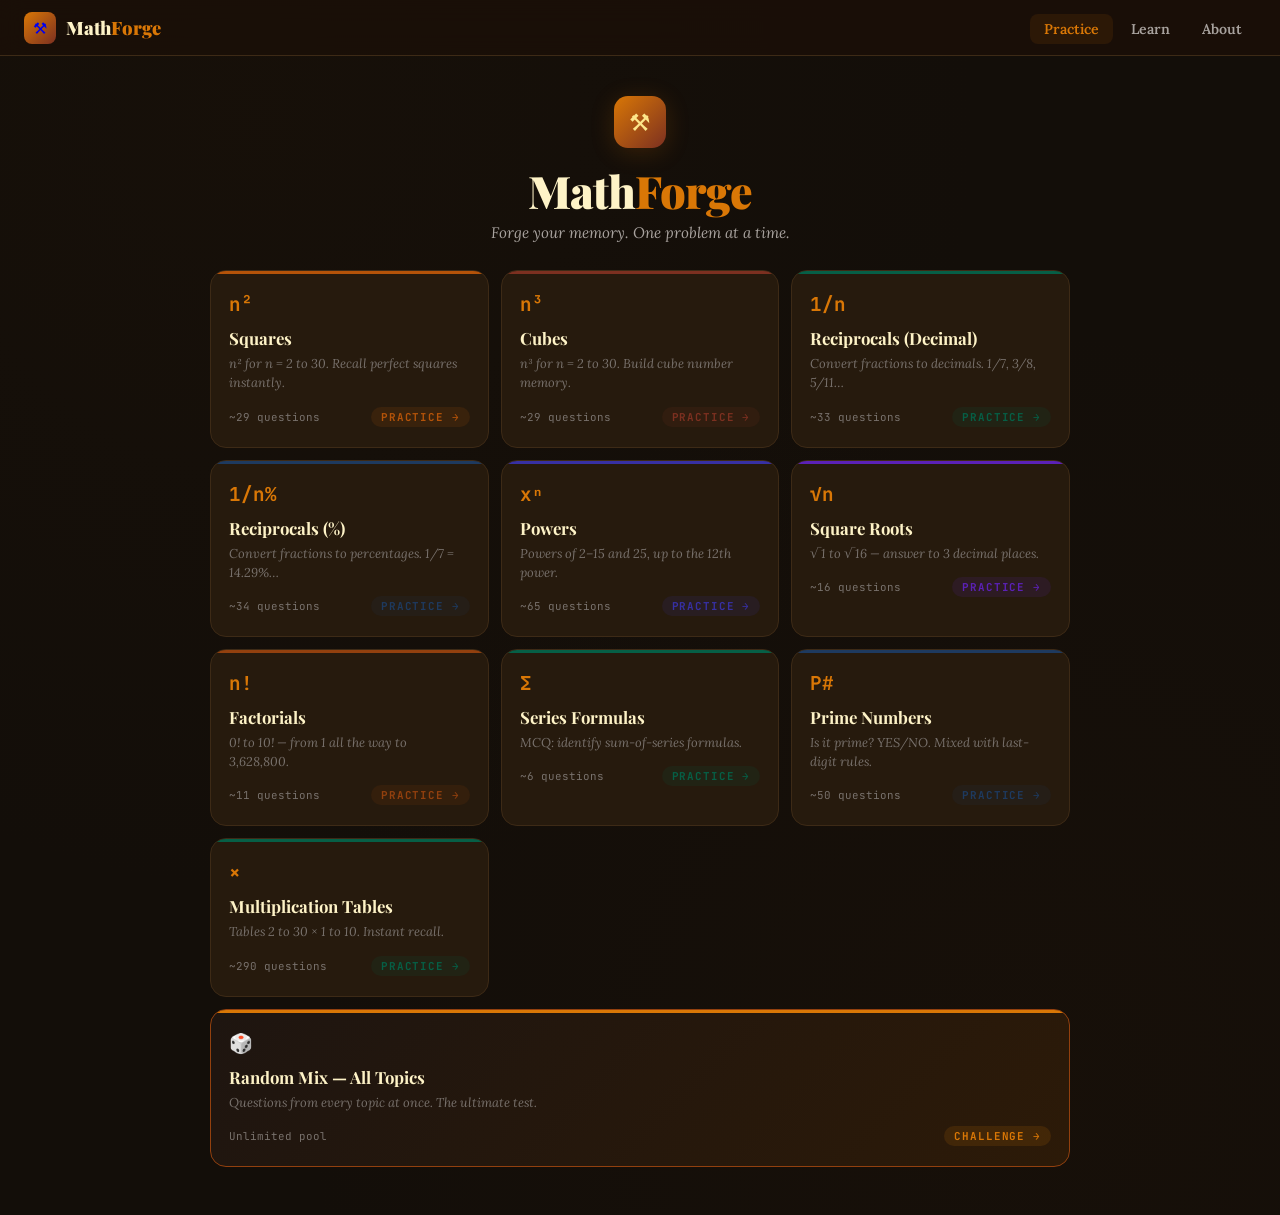
<file: index.html>
<!DOCTYPE html>
<html lang="en">
<head>
  <meta charset="UTF-8" />
  <meta name="viewport" content="width=device-width, initial-scale=1.0" />
  <meta name="description" content="MathForge — Timed math practice for CAT, GMAT, and competitive exams." />
  <meta name="theme-color" content="#130E09" />
  <title>MathForge — Practice</title>
  <link rel="preconnect" href="https://fonts.googleapis.com" />
  <link rel="preconnect" href="https://fonts.gstatic.com" crossorigin />
  <link href="https://fonts.googleapis.com/css2?family=Playfair+Display:ital,wght@0,400;0,700;0,900;1,400&family=Lora:ital,wght@0,400;0,600;1,400&family=JetBrains+Mono:wght@400;500;700&display=swap" rel="stylesheet" />
  <link rel="stylesheet" href="css/styles.css" />
</head>
<body>

  <!-- Nav injected by nav.js -->

  <!-- ── SCREEN: HOME ──────────────────────────────────── -->
  <div id="screen-home" class="screen active">
    <div class="home-header">
      <div class="logo-mark">⚒</div>
      <h1>Math<span>Forge</span></h1>
      <p>Forge your memory. One problem at a time.</p>
    </div>
    <div class="topics-grid" id="topicsGrid"></div>
  </div>

  <!-- ── SCREEN: SETTINGS ──────────────────────────────── -->
  <div id="screen-settings" class="screen">
    <div class="page-wrap">
      <div class="settings-header">
        <div class="topic-badge" id="settingsBadge">🎲</div>
        <div>
          <h2 id="settingsTitle">Random Mix</h2>
          <p id="settingsDesc">Configure your exam session</p>
        </div>
      </div>
      <div class="divider"></div>

      <div class="settings-section">
        <label>Number of Questions <span id="qCountLabel">10</span></label>
        <div class="option-pills" id="qCountPills">
          <div class="pill" data-val="5">5</div>
          <div class="pill active" data-val="10">10</div>
          <div class="pill" data-val="15">15</div>
          <div class="pill" data-val="20">20</div>
          <div class="pill" data-val="custom">Custom</div>
        </div>
        <div class="custom-input-wrap hidden" id="qCountCustomWrap">
          <input type="number" id="qCountCustom" min="1" max="100" value="10" placeholder="e.g. 25" />
          <span>questions (max 100)</span>
        </div>
      </div>

      <div class="settings-section">
        <label>Seconds per Question <span id="timerLabel">5s</span></label>
        <div class="option-pills" id="timerPills">
          <div class="pill" data-val="3">3s</div>
          <div class="pill active" data-val="5">5s</div>
          <div class="pill" data-val="10">10s</div>
          <div class="pill" data-val="15">15s</div>
          <div class="pill" data-val="30">30s</div>
          <div class="pill" data-val="custom">Custom</div>
        </div>
        <div class="custom-input-wrap hidden" id="timerCustomWrap">
          <input type="number" id="timerCustom" min="2" max="120" value="5" placeholder="e.g. 8" />
          <span>seconds per question</span>
        </div>
      </div>

      <div class="divider"></div>
      <div class="settings-actions">
        <button class="btn btn-secondary" onclick="showHome()">← Back</button>
        <button class="btn btn-primary" onclick="startExam()">Begin Exam →</button>
      </div>
    </div>
  </div>

  <!-- ── SCREEN: EXAM ───────────────────────────────────── -->
  <div id="screen-exam" class="screen">
    <div class="exam-topbar">
      <div class="exam-progress-info" id="examProgressInfo">Q 1 / 10</div>
      <div class="progress-bar-wrap">
        <div class="progress-bar-fill" id="progressFill" style="width:0%"></div>
      </div>
      <div class="exam-score-live" id="scoreLive">
        <span class="c">✓ 0</span>&nbsp;<span class="w">✗ 0</span>
      </div>
    </div>

    <div class="exam-body">
      <div class="timer-ring-wrap">
        <svg width="84" height="84" viewBox="0 0 84 84">
          <circle class="timer-ring-bg"   cx="42" cy="42" r="36" fill="none" stroke-width="6"/>
          <circle class="timer-ring-fill" id="timerRing" cx="42" cy="42" r="36" fill="none" stroke-width="6"
            stroke-dasharray="226.19" stroke-dashoffset="0"/>
        </svg>
        <div class="timer-ring-num" id="timerNum">5</div>
      </div>

      <div class="question-card" id="questionCard">
        <div class="question-topic-tag" id="qTopicTag"></div>
        <div class="question-text" id="qText">Loading…</div>

        <div id="inputWrap">
          <input type="text" class="answer-input" id="answerInput"
            placeholder="Type answer…" autocomplete="off" spellcheck="false" inputmode="decimal" />
          <div class="submit-row">
            <button class="btn btn-primary" onclick="submitAnswer()">Submit</button>
            <button class="btn btn-ghost"   onclick="skipQuestion()">Skip →</button>
          </div>
        </div>

        <div id="mcqWrap" class="hidden">
          <div class="mcq-grid" id="mcqGrid"></div>
          <div class="submit-row">
            <button class="btn btn-ghost" onclick="skipQuestion()">Skip →</button>
          </div>
        </div>
      </div>
    </div>
  </div>

  <!-- ── SCREEN: RESULTS ───────────────────────────────── -->
  <div id="screen-results" class="screen">
    <div class="results-hero">
      <div class="score-ring-wrap">
        <svg width="130" height="130" viewBox="0 0 130 130">
          <circle cx="65" cy="65" r="56" fill="none" stroke="#3D2A16" stroke-width="8"/>
          <circle id="scoreRingFill" cx="65" cy="65" r="56" fill="none" stroke="#D97706"
            stroke-width="8" stroke-dasharray="351.86" stroke-dashoffset="351.86" stroke-linecap="round"/>
        </svg>
        <div class="score-number">
          <span class="big" id="scoreBig">0/0</span>
          <span class="small" id="scorePct">0%</span>
        </div>
      </div>

      <h2 id="resultsHeading">Session Complete</h2>
      <p id="resultsSubtitle">Here's how you did</p>
      <div class="funny-quote" id="funnyQuote"></div>
      <div class="results-stats" id="resultsStats"></div>
    </div>

    <div class="page-wrap" style="padding-top:0">
      <div class="filter-tabs">
        <button class="filter-tab active" onclick="filterResults('all',this)">All</button>
        <button class="filter-tab" onclick="filterResults('correct',this)">✅ Correct</button>
        <button class="filter-tab" onclick="filterResults('wrong',this)">❌ Wrong</button>
        <button class="filter-tab" onclick="filterResults('timeout',this)">⏱ Timeout</button>
      </div>
    </div>

    <div class="results-list" id="resultsList"></div>

    <div class="results-actions">
      <button class="btn btn-secondary" onclick="showHome()">🏠 Home</button>
      <button class="btn btn-secondary" id="replaySoundBtn" onclick="replayResultSound()">🔊 Your Review Sound</button>
      <button class="btn btn-primary"   onclick="retryExam()">↺ Retry</button>
    </div>
  </div>

  <script src="js/nav.js"></script>
  <script src="js/topics.js"></script>
  <script src="js/ui.js"></script>
  <script src="js/exam.js"></script>
  <script src="js/results.js"></script>
  <script src="js/main.js"></script>
</body>
</html>
</file>
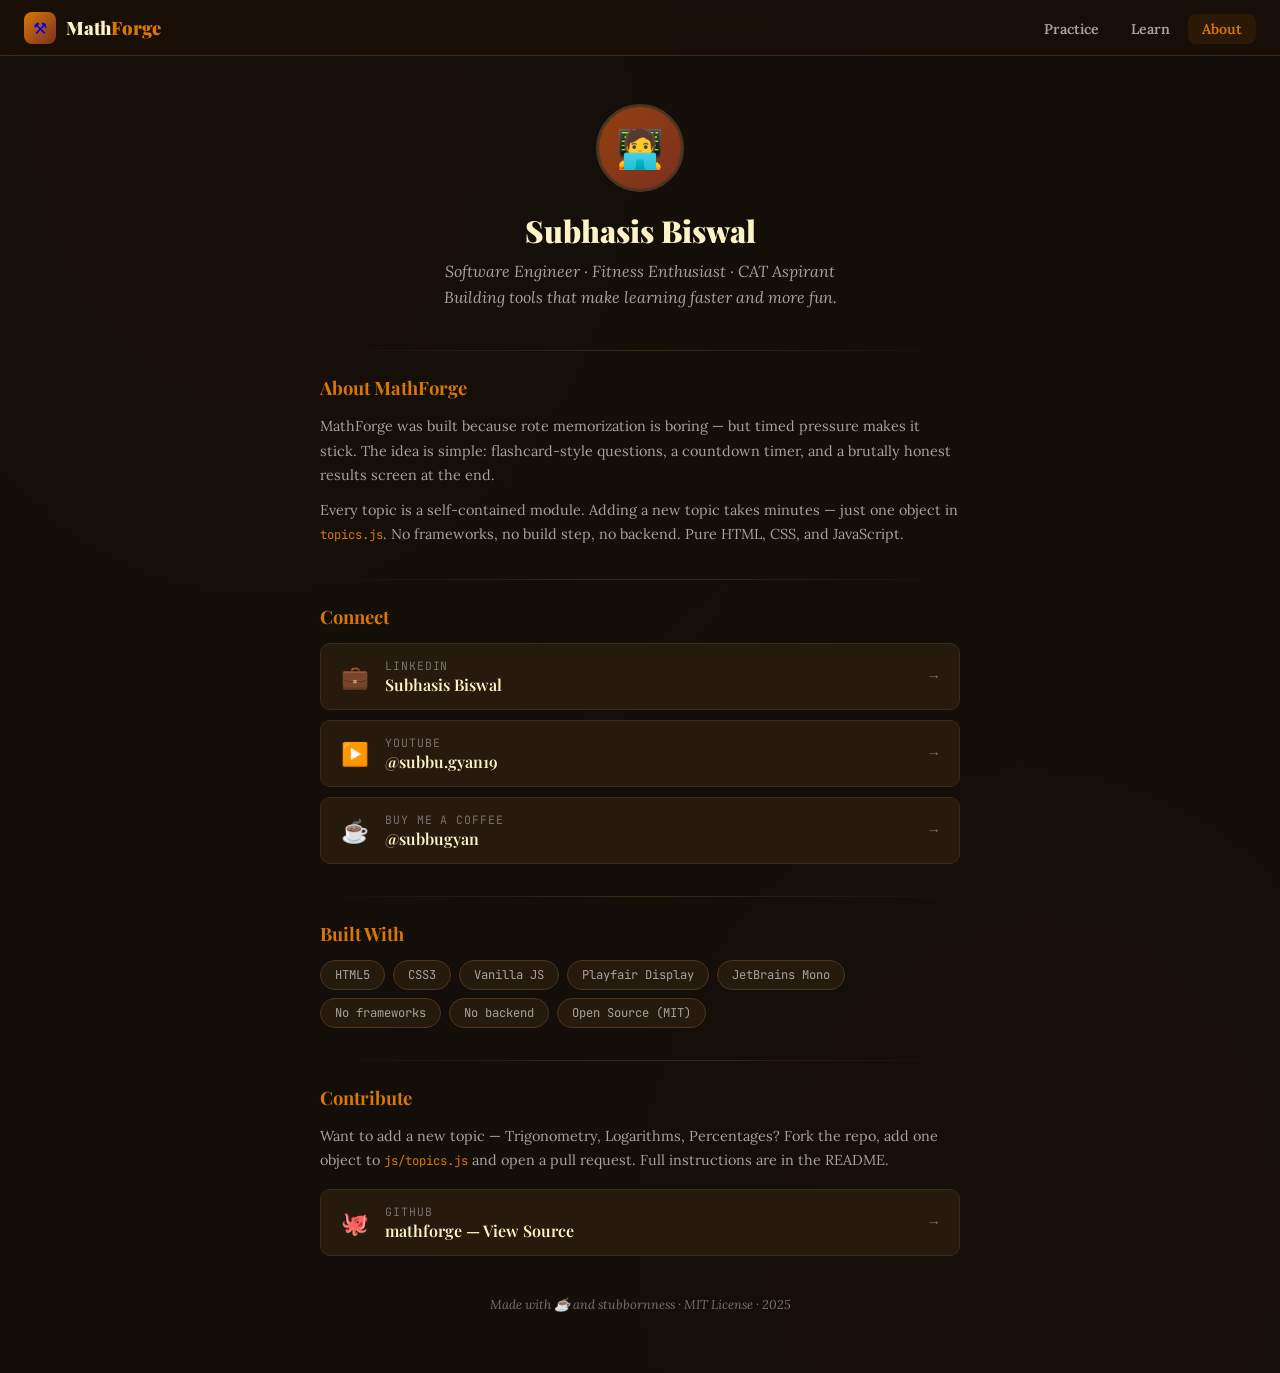
<file: about.html>
<!DOCTYPE html>
<html lang="en">
<head>
  <meta charset="UTF-8" />
  <meta name="viewport" content="width=device-width, initial-scale=1.0" />
  <meta name="description" content="About MathForge — built by Subhasis Biswal." />
  <meta name="theme-color" content="#130E09" />
  <title>MathForge — About</title>
  <link rel="preconnect" href="https://fonts.googleapis.com" />
  <link rel="preconnect" href="https://fonts.gstatic.com" crossorigin />
  <link href="https://fonts.googleapis.com/css2?family=Playfair+Display:ital,wght@0,400;0,700;0,900;1,400&family=Lora:ital,wght@0,400;0,600;1,400&family=JetBrains+Mono:wght@400;500;700&display=swap" rel="stylesheet" />
  <link rel="stylesheet" href="css/styles.css" />
</head>
<body>

  <!-- Nav injected by nav.js -->

  <div class="about-wrap">

    <!-- Hero -->
    <div class="about-hero">
      <div class="about-avatar">🧑‍💻</div>
      <h1>Subhasis Biswal</h1>
      <p>
        Software Engineer · Fitness Enthusiast · CAT Aspirant<br />
        Building tools that make learning faster and more fun.
      </p>
    </div>

    <div class="divider"></div>

    <!-- About MathForge -->
    <div class="about-section">
      <h2>About MathForge</h2>
      <p>
        MathForge was built because rote memorization is boring — but timed pressure makes it stick.
        The idea is simple: flashcard-style questions, a countdown timer, and a brutally honest
        results screen at the end.
      </p>
      <p style="margin-top:10px">
        Every topic is a self-contained module. Adding a new topic takes minutes — just one object
        in <code style="font-family:var(--font-mono);font-size:0.85em;color:var(--amber)">topics.js</code>.
        No frameworks, no build step, no backend. Pure HTML, CSS, and JavaScript.
      </p>
    </div>

    <div class="divider"></div>

    <!-- Social links -->
    <div class="about-section">
      <h2>Connect</h2>
      <div class="social-links">

        <a class="social-link" href="https://in.linkedin.com/in/subhasis-biswal-593851157" target="_blank" rel="noopener">
          <div class="sl-icon">💼</div>
          <div class="sl-text">
            <div class="sl-label">LinkedIn</div>
            <div class="sl-name">Subhasis Biswal</div>
          </div>
          <div class="sl-arrow">→</div>
        </a>

        <a class="social-link" href="https://www.youtube.com/@subbu.gyan19" target="_blank" rel="noopener">
          <div class="sl-icon">▶️</div>
          <div class="sl-text">
            <div class="sl-label">YouTube</div>
            <div class="sl-name">@subbu.gyan19</div>
          </div>
          <div class="sl-arrow">→</div>
        </a>

        <a class="social-link" href="https://buymeacoffee.com/subbugyan" target="_blank" rel="noopener">
          <div class="sl-icon">☕</div>
          <div class="sl-text">
            <div class="sl-label">Buy Me a Coffee</div>
            <div class="sl-name">@subbugyan</div>
          </div>
          <div class="sl-arrow">→</div>
        </a>

      </div>
    </div>

    <div class="divider"></div>

    <!-- Tech stack -->
    <div class="about-section">
      <h2>Built With</h2>
      <div class="about-tech">
        <span class="tech-badge">HTML5</span>
        <span class="tech-badge">CSS3</span>
        <span class="tech-badge">Vanilla JS</span>
        <span class="tech-badge">Playfair Display</span>
        <span class="tech-badge">JetBrains Mono</span>
        <span class="tech-badge">No frameworks</span>
        <span class="tech-badge">No backend</span>
        <span class="tech-badge">Open Source (MIT)</span>
      </div>
    </div>

    <div class="divider"></div>

    <!-- Contribute -->
    <div class="about-section">
      <h2>Contribute</h2>
      <p>
        Want to add a new topic — Trigonometry, Logarithms, Percentages?
        Fork the repo, add one object to <code style="font-family:var(--font-mono);font-size:0.85em;color:var(--amber)">js/topics.js</code>
        and open a pull request. Full instructions are in the README.
      </p>
      <div style="margin-top:16px">
        <a class="social-link" href="https://github.com/subhasisbiswal012/mathforge" target="_blank" rel="noopener">
          <div class="sl-icon">🐙</div>
          <div class="sl-text">
            <div class="sl-label">GitHub</div>
            <div class="sl-name">mathforge — View Source</div>
          </div>
          <div class="sl-arrow">→</div>
        </a>
      </div>
    </div>

    <p style="text-align:center;color:var(--muted);font-size:0.8rem;margin-top:40px;font-style:italic">
      Made with ☕ and stubbornness · MIT License · 2025
    </p>

  </div>

  <script src="js/nav.js"></script>
</body>
</html>
</file>
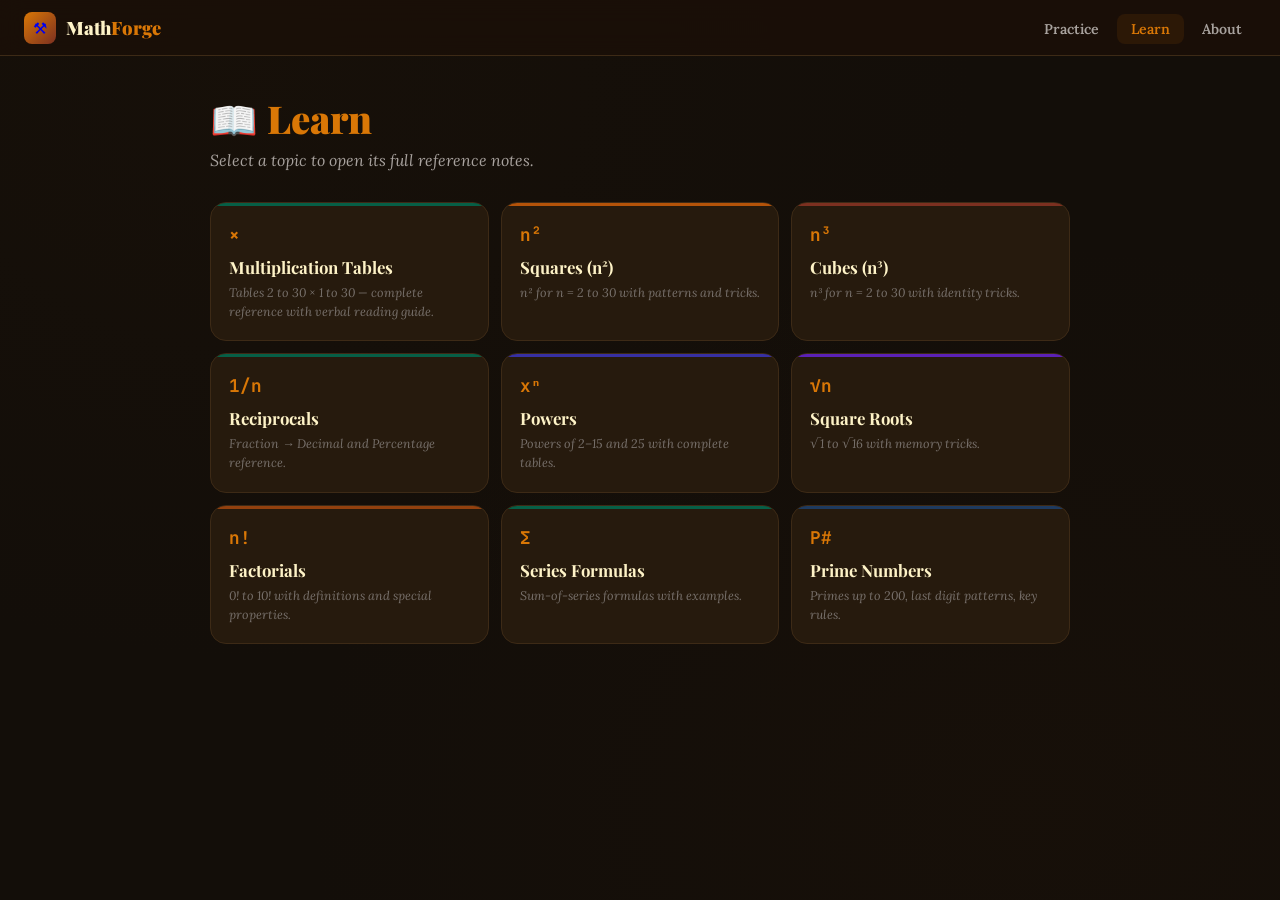
<file: learn.html>
<!DOCTYPE html>
<html lang="en">
<head>
  <meta charset="UTF-8" />
  <meta name="viewport" content="width=device-width, initial-scale=1.0" />
  <meta name="description" content="MathForge Learn — Reference notes for squares, cubes, primes, reciprocals and more." />
  <meta name="theme-color" content="#130E09" />
  <title>MathForge — Learn</title>
  <link rel="preconnect" href="https://fonts.googleapis.com" />
  <link rel="preconnect" href="https://fonts.gstatic.com" crossorigin />
  <link href="https://fonts.googleapis.com/css2?family=Playfair+Display:ital,wght@0,400;0,700;0,900;1,400&family=Lora:ital,wght@0,400;0,600;1,400&family=JetBrains+Mono:wght@400;500;700&display=swap" rel="stylesheet" />
  <link rel="stylesheet" href="css/styles.css" />
</head>
<body>

  <!-- Nav injected by nav.js -->

  <!-- ── LEARN HOME ─────────────────────────────────────── -->
  <div id="learnHome" class="learn-home">
    <h1>📖 <span>Learn</span></h1>
    <p>Select a topic to open its full reference notes.</p>
    <div class="learn-grid" id="learnGrid">
      <!-- Injected by learn.js -->
    </div>
  </div>

  <!-- ── LEARN TOPIC PAGE ───────────────────────────────── -->
  <div id="learnTopicPage" class="learn-topic hidden">
    <button class="learn-back" onclick="backToLearnHome()">← Back to Topics</button>

    <div class="learn-topic-header">
      <div class="learn-topic-icon" id="learnTopicIcon">n²</div>
      <div>
        <h2 id="learnTopicTitle">Topic</h2>
        <p id="learnTopicDesc">Description</p>
      </div>
    </div>

    <div id="learnTopicContent">
      <!-- Injected by learn.js buildContent() -->
    </div>
  </div>

  <script src="js/nav.js"></script>
  <script src="js/learn.js"></script>
</body>
</html>
</file>
<file: css/styles.css>
/* ═══════════════════════════════════════════════════════
   MathForge — styles.css
   Shared across index.html / learn.html / about.html
═══════════════════════════════════════════════════════ */

/* ── Design Tokens ──────────────────────────────────── */
:root {
  --bg:           #130E09;
  --surface:      #1E1510;
  --card:         #261A0D;
  --card-hover:   #2E2010;
  --border:       #3D2A16;
  --border-light: #4A3520;

  --amber:        #D97706;
  --amber-light:  #F59E0B;
  --amber-dim:    #92400E;
  --sienna:       #7C3020;

  --cream:        #FDE68A;
  --parchment:    #FEF3C7;
  --muted:        #78716C;
  --muted-light:  #A8A29E;

  --correct:      #4D7C0F;
  --correct-bg:   #1A2E05;
  --correct-text: #BEF264;
  --wrong:        #9F1239;
  --wrong-bg:     #2D0512;
  --wrong-text:   #FDA4AF;
  --timeout:      #78350F;
  --timeout-bg:   #1C0D00;
  --timeout-text: #FCD34D;

  --nav-h:        56px;
  --radius:       10px;
  --radius-lg:    16px;
  --transition:   0.2s ease;

  --font-display: 'Playfair Display', Georgia, serif;
  --font-body:    'Lora', Georgia, serif;
  --font-mono:    'JetBrains Mono', monospace;
}

/* ── Reset ──────────────────────────────────────────── */
*, *::before, *::after { box-sizing: border-box; margin: 0; padding: 0; }
html { font-size: 16px; scroll-behavior: smooth; }
body {
  background: var(--bg);
  color: var(--cream);
  font-family: var(--font-body);
  min-height: 100vh;
  padding-top: var(--nav-h);
  background-image:
    radial-gradient(ellipse at 20% 10%, #2C1A0825 0%, transparent 50%),
    radial-gradient(ellipse at 80% 90%, #3D1F0818 0%, transparent 50%);
}

/* ── Utility ────────────────────────────────────────── */
.hidden { display: none !important; }
.page-wrap { max-width: 900px; width: 100%; margin: 0 auto; padding: 32px 20px; }
.divider { height: 1px; background: linear-gradient(90deg,transparent,var(--border),transparent); margin: 24px 0; }

/* ── Buttons ────────────────────────────────────────── */
.btn {
  display: inline-flex; align-items: center; justify-content: center; gap: 8px;
  padding: 11px 22px; border-radius: var(--radius); border: none; cursor: pointer;
  font-family: var(--font-body); font-size: 0.93rem; font-weight: 600;
  transition: var(--transition); letter-spacing: 0.01em;
}
.btn-primary { background: var(--amber); color: #0D0800; }
.btn-primary:hover { background: var(--amber-light); transform: translateY(-1px); }
.btn-secondary { background: transparent; border: 1.5px solid var(--border-light); color: var(--muted-light); }
.btn-secondary:hover { border-color: var(--amber-dim); color: var(--cream); }
.btn-ghost { background: transparent; color: var(--muted-light); padding: 8px 14px; }
.btn-ghost:hover { color: var(--cream); }

/* ── Tag ────────────────────────────────────────────── */
.tag {
  display: inline-block; padding: 3px 10px; border-radius: 20px;
  font-family: var(--font-mono); font-size: 0.68rem; font-weight: 700;
  letter-spacing: 0.08em; text-transform: uppercase;
}

/* ════════════════════════════════════════════════════
   TOP NAVIGATION
════════════════════════════════════════════════════ */
.navbar {
  position: fixed; top: 0; left: 0; right: 0; z-index: 100;
  height: var(--nav-h);
  background: #1A1008ee;
  backdrop-filter: blur(12px);
  -webkit-backdrop-filter: blur(12px);
  border-bottom: 1px solid var(--border);
  display: flex; align-items: center; justify-content: space-between;
  padding: 0 24px;
}

.nav-logo {
  display: flex; align-items: center; gap: 10px;
  text-decoration: none;
}
.nav-logo .mark {
  width: 32px; height: 32px;
  background: linear-gradient(135deg, var(--amber), var(--sienna));
  border-radius: 8px;
  display: flex; align-items: center; justify-content: center;
  font-size: 1rem;
}
.nav-logo span {
  font-family: var(--font-display);
  font-size: 1.15rem;
  font-weight: 900;
  color: var(--parchment);
}
.nav-logo span em { color: var(--amber); font-style: normal; }

/* Desktop links */
.nav-links {
  display: flex; align-items: center; gap: 4px;
  list-style: none;
}
.nav-links a {
  padding: 6px 14px;
  border-radius: 8px;
  text-decoration: none;
  font-family: var(--font-body);
  font-size: 0.88rem;
  font-weight: 600;
  color: var(--muted-light);
  transition: var(--transition);
}
.nav-links a:hover { color: var(--cream); background: var(--card); }
.nav-links a.active { color: var(--amber); background: #D9770618; }

/* Hamburger */
.nav-hamburger {
  display: none;
  flex-direction: column; gap: 5px;
  background: none; border: none; cursor: pointer; padding: 6px;
}
.nav-hamburger span {
  display: block; width: 22px; height: 2px;
  background: var(--muted-light); border-radius: 2px;
  transition: var(--transition);
}
.nav-hamburger.open span:nth-child(1) { transform: translateY(7px) rotate(45deg); }
.nav-hamburger.open span:nth-child(2) { opacity: 0; }
.nav-hamburger.open span:nth-child(3) { transform: translateY(-7px) rotate(-45deg); }

/* Mobile drawer */
.nav-drawer {
  display: none;
  position: fixed; top: var(--nav-h); left: 0; right: 0; z-index: 99;
  background: #1E1510f5;
  backdrop-filter: blur(16px);
  border-bottom: 1px solid var(--border);
  padding: 16px 20px 20px;
  flex-direction: column; gap: 4px;
}
.nav-drawer.open { display: flex; }
.nav-drawer a {
  padding: 12px 16px; border-radius: var(--radius);
  text-decoration: none; font-family: var(--font-body);
  font-size: 1rem; font-weight: 600; color: var(--muted-light);
  transition: var(--transition);
}
.nav-drawer a:hover { color: var(--cream); background: var(--card); }
.nav-drawer a.active { color: var(--amber); background: #D9770618; }

/* ════════════════════════════════════════════════════
   HOME / PRACTICE SCREEN COMPONENTS
════════════════════════════════════════════════════ */
.screen { display: none; min-height: calc(100vh - var(--nav-h)); }
.screen.active { display: flex; flex-direction: column; }

.home-header { text-align: center; padding: 40px 20px 28px; }
.logo-mark {
  width: 52px; height: 52px;
  background: linear-gradient(135deg, var(--amber), var(--sienna));
  border-radius: 14px; display: flex; align-items: center; justify-content: center;
  font-size: 1.5rem; margin: 0 auto 18px;
  box-shadow: 0 4px 24px #D9770630;
}
.home-header h1 {
  font-family: var(--font-display); font-size: clamp(1.8rem, 5vw, 2.8rem);
  font-weight: 900; color: var(--parchment); letter-spacing: -0.02em; line-height: 1.1;
}
.home-header h1 span { color: var(--amber); }
.home-header p { margin-top: 8px; color: var(--muted-light); font-style: italic; font-size: 0.95rem; }

.topics-grid {
  display: grid;
  grid-template-columns: repeat(auto-fill, minmax(240px, 1fr));
  gap: 12px; padding: 0 20px 48px;
  max-width: 900px; margin: 0 auto;
}
.topic-card {
  background: var(--card); border: 1.5px solid var(--border);
  border-radius: var(--radius-lg); padding: 20px 18px;
  cursor: pointer; transition: var(--transition);
  position: relative; overflow: hidden;
}
.topic-card::before {
  content: ''; position: absolute; top: 0; left: 0; right: 0; height: 3px;
  background: var(--card-accent, var(--amber));
  border-radius: var(--radius-lg) var(--radius-lg) 0 0;
}
.topic-card:hover {
  background: var(--card-hover); border-color: var(--border-light);
  transform: translateY(-2px); box-shadow: 0 8px 28px #00000040;
}
.topic-card .card-icon {
  font-size: 1.2rem; font-family: var(--font-mono); font-weight: 700;
  color: var(--amber); margin-bottom: 10px; display: block;
}
.topic-card h3 { font-family: var(--font-display); font-size: 1.05rem; color: var(--parchment); margin-bottom: 5px; }
.topic-card p { font-size: 0.8rem; color: var(--muted); line-height: 1.5; font-style: italic; }
.topic-card .card-footer { display: flex; align-items: center; justify-content: space-between; margin-top: 14px; }
.topic-card .q-count { font-family: var(--font-mono); font-size: 0.68rem; color: var(--muted); }
.topic-card.random-card {
  background: linear-gradient(135deg, #1E1510, #2C1A08);
  border-color: var(--amber-dim); grid-column: 1 / -1;
}

/* Settings */
.settings-header { display: flex; align-items: center; gap: 14px; margin-bottom: 28px; }
.topic-badge {
  font-size: 1.6rem; width: 52px; height: 52px;
  background: var(--card); border: 1.5px solid var(--border-light);
  border-radius: var(--radius); display: flex; align-items: center; justify-content: center;
  font-family: var(--font-mono); color: var(--amber);
}
.settings-header h2 { font-family: var(--font-display); font-size: 1.5rem; color: var(--parchment); font-weight: 700; }
.settings-header p { font-size: 0.83rem; color: var(--muted-light); margin-top: 3px; font-style: italic; }
.settings-section { margin-bottom: 26px; }
.settings-section label { display: block; font-family: var(--font-display); font-size: 0.97rem; color: var(--cream); margin-bottom: 10px; font-weight: 600; }
.settings-section label span { font-family: var(--font-mono); font-size: 0.78rem; color: var(--amber); margin-left: 8px; font-weight: 400; }

.option-pills { display: flex; flex-wrap: wrap; gap: 8px; }
.pill {
  padding: 7px 16px; border-radius: 24px; border: 1.5px solid var(--border-light);
  background: var(--card); color: var(--muted-light); font-family: var(--font-mono);
  font-size: 0.83rem; font-weight: 500; cursor: pointer; transition: var(--transition);
}
.pill:hover { border-color: var(--amber-dim); color: var(--cream); }
.pill.active { border-color: var(--amber); background: #D9770615; color: var(--amber-light); }

.custom-input-wrap { display: flex; align-items: center; gap: 10px; margin-top: 10px; }
.custom-input-wrap input {
  width: 86px; padding: 8px 12px; background: var(--card);
  border: 1.5px solid var(--border-light); border-radius: var(--radius);
  color: var(--cream); font-family: var(--font-mono); font-size: 0.88rem; outline: none; transition: var(--transition);
}
.custom-input-wrap input:focus { border-color: var(--amber); }
.custom-input-wrap span { font-size: 0.8rem; color: var(--muted); font-style: italic; }
.settings-actions { display: flex; gap: 12px; margin-top: 32px; flex-wrap: wrap; }

/* Exam */
.exam-topbar {
  background: var(--surface); border-bottom: 1px solid var(--border);
  padding: 12px 20px; display: flex; align-items: center; justify-content: space-between; gap: 14px;
}
.exam-progress-info { font-family: var(--font-mono); font-size: 0.78rem; color: var(--muted-light); min-width: 72px; }
.progress-bar-wrap { flex: 1; height: 5px; background: var(--border); border-radius: 3px; overflow: hidden; }
.progress-bar-fill { height: 100%; background: linear-gradient(90deg, var(--amber-dim), var(--amber)); border-radius: 3px; transition: width 0.4s ease; }
.exam-score-live { font-family: var(--font-mono); font-size: 0.78rem; color: var(--muted-light); min-width: 56px; text-align: right; }
.exam-score-live .c { color: var(--correct-text); }
.exam-score-live .w { color: var(--wrong-text); }

.exam-body {
  flex: 1; display: flex; flex-direction: column;
  align-items: center; justify-content: center;
  padding: 28px 20px; gap: 24px;
}

.timer-ring-wrap { position: relative; width: 84px; height: 84px; }
.timer-ring-wrap svg { transform: rotate(-90deg); position: absolute; top: 0; left: 0; }
.timer-ring-bg { stroke: var(--border); }
.timer-ring-fill { stroke: var(--amber); stroke-linecap: round; transition: stroke-dashoffset 1s linear, stroke 0.3s; }
.timer-ring-num {
  position: absolute; inset: 0; display: flex; align-items: center; justify-content: center;
  font-family: var(--font-mono); font-size: 1.4rem; font-weight: 700; color: var(--cream);
}

.question-card {
  background: var(--card); border: 1.5px solid var(--border-light);
  border-radius: var(--radius-lg); padding: 32px 36px;
  max-width: 580px; width: 100%; text-align: center;
}
.question-topic-tag { margin-bottom: 14px; }
.question-text {
  font-family: var(--font-display); font-size: clamp(1.3rem, 4vw, 1.9rem);
  color: var(--parchment); line-height: 1.3; margin-bottom: 26px; font-weight: 700;
}
.question-text .math { font-family: var(--font-mono); color: var(--amber-light); }

.answer-input {
  width: 100%; max-width: 260px; padding: 13px 18px;
  background: var(--surface); border: 2px solid var(--border-light);
  border-radius: var(--radius); color: var(--cream); font-family: var(--font-mono);
  font-size: 1.15rem; font-weight: 700; text-align: center; outline: none; transition: var(--transition);
}
.answer-input:focus { border-color: var(--amber); box-shadow: 0 0 0 3px #D9770615; }

.submit-row { display: flex; gap: 10px; justify-content: center; margin-top: 14px; }

.mcq-grid { display: grid; grid-template-columns: 1fr 1fr; gap: 9px; width: 100%; }
.mcq-btn {
  padding: 13px 14px; background: var(--surface); border: 1.5px solid var(--border-light);
  border-radius: var(--radius); color: var(--cream); font-family: var(--font-mono);
  font-size: 0.8rem; cursor: pointer; transition: var(--transition); text-align: left; line-height: 1.4;
}
.mcq-btn:hover:not(:disabled) { border-color: var(--amber-dim); background: var(--card); }
.mcq-btn:disabled { cursor: default; opacity: 0.7; }

/* Results */
.results-hero { text-align: center; padding: 32px 20px 20px; }
.score-ring-wrap { position: relative; width: 130px; height: 130px; margin: 0 auto 18px; display: flex; align-items: center; justify-content: center; }
.score-ring-wrap svg { position: absolute; top: 0; left: 0; width: 100%; height: 100%; transform: rotate(-90deg); }
.score-number { position: absolute; top: 0; left: 0; width: 100%; height: 100%; display: flex; flex-direction: column; align-items: center; justify-content: center; z-index: 1; }
.score-number .big { font-family: var(--font-mono); font-size: 1.8rem; font-weight: 700; color: var(--amber); line-height: 1; }
.score-number .small { font-size: 0.7rem; color: var(--muted); font-family: var(--font-mono); margin-top: 2px; }
.results-hero h2 { font-family: var(--font-display); font-size: 1.7rem; color: var(--parchment); }
.results-hero p { color: var(--muted-light); font-size: 0.88rem; margin-top: 5px; font-style: italic; }

.funny-quote {
  margin: 16px auto 0;
  max-width: 500px;
  padding: 14px 20px;
  background: var(--card);
  border: 1px solid var(--border-light);
  border-left: 3px solid var(--amber);
  border-radius: var(--radius);
  font-style: italic;
  font-size: 0.92rem;
  color: var(--parchment);
  line-height: 1.5;
}

.results-stats { display: flex; gap: 10px; justify-content: center; flex-wrap: wrap; margin: 16px 0; }
.stat-pill { padding: 7px 16px; border-radius: 20px; font-family: var(--font-mono); font-size: 0.78rem; font-weight: 600; }
.stat-pill.c { background: var(--correct-bg); color: var(--correct-text); border: 1px solid var(--correct); }
.stat-pill.w { background: var(--wrong-bg);   color: var(--wrong-text);   border: 1px solid var(--wrong); }
.stat-pill.t { background: var(--timeout-bg); color: var(--timeout-text); border: 1px solid var(--timeout); }

.filter-tabs { display: flex; gap: 8px; justify-content: center; margin-bottom: 14px; flex-wrap: wrap; }
.filter-tab {
  padding: 6px 14px; border-radius: 20px; border: 1.5px solid var(--border-light);
  background: transparent; color: var(--muted-light); font-family: var(--font-mono);
  font-size: 0.73rem; cursor: pointer; transition: var(--transition);
}
.filter-tab.active { border-color: var(--amber); color: var(--amber-light); background: #D9770610; }

.results-list { display: flex; flex-direction: column; gap: 7px; padding: 0 20px 32px; max-width: 760px; margin: 0 auto; }
.result-item {
  background: var(--card); border: 1.5px solid var(--border);
  border-radius: var(--radius); padding: 12px 16px;
  display: grid; grid-template-columns: 26px 1fr auto; align-items: center; gap: 12px;
}
.result-item.r-correct { border-color: #4D7C0F50; }
.result-item.r-wrong   { border-color: #9F123950; }
.result-item.r-timeout { border-color: #78350F50; }
.result-item .r-icon { font-size: 1rem; text-align: center; }
.result-item .r-q { font-family: var(--font-display); font-size: 0.88rem; color: var(--parchment); line-height: 1.4; }
.result-item .r-topic { font-size: 0.68rem; color: var(--muted); font-style: italic; margin-top: 2px; }
.result-item .r-answers { font-family: var(--font-mono); font-size: 0.76rem; text-align: right; line-height: 1.6; }
.r-answers .wrong-ans   { color: var(--wrong-text); }
.r-answers .correct-ans { color: var(--correct-text); font-weight: 700; }
.r-answers .your        { color: var(--muted); }
.results-actions { display: flex; gap: 12px; justify-content: center; padding: 0 20px 40px; flex-wrap: wrap; }

/* ════════════════════════════════════════════════════
   LEARN PAGE
════════════════════════════════════════════════════ */
.learn-home { padding: 36px 20px 48px; max-width: 900px; margin: 0 auto; }
.learn-home h1 { font-family: var(--font-display); font-size: clamp(1.7rem, 4vw, 2.4rem); color: var(--parchment); font-weight: 900; margin-bottom: 6px; }
.learn-home h1 span { color: var(--amber); }
.learn-home > p { color: var(--muted-light); font-style: italic; margin-bottom: 32px; }

.learn-grid { display: grid; grid-template-columns: repeat(auto-fill, minmax(220px, 1fr)); gap: 12px; }
.learn-card {
  background: var(--card); border: 1.5px solid var(--border);
  border-radius: var(--radius-lg); padding: 20px 18px;
  cursor: pointer; transition: var(--transition);
  text-decoration: none; display: block; position: relative; overflow: hidden;
}
.learn-card::before {
  content: ''; position: absolute; top: 0; left: 0; right: 0; height: 3px;
  background: var(--card-accent, var(--amber));
  border-radius: var(--radius-lg) var(--radius-lg) 0 0;
}
.learn-card:hover { background: var(--card-hover); border-color: var(--border-light); transform: translateY(-2px); box-shadow: 0 8px 24px #00000040; }
.learn-card .lc-icon { font-family: var(--font-mono); font-size: 1.1rem; font-weight: 700; color: var(--amber); margin-bottom: 10px; display: block; }
.learn-card h3 { font-family: var(--font-display); font-size: 1.05rem; color: var(--parchment); margin-bottom: 5px; }
.learn-card p { font-size: 0.78rem; color: var(--muted); line-height: 1.5; font-style: italic; }

/* Learn topic page */
.learn-topic { padding: 28px 20px 60px; max-width: 900px; margin: 0 auto; }
.learn-back {
  display: inline-flex; align-items: center; gap: 8px;
  color: var(--muted-light); font-size: 0.85rem; cursor: pointer;
  background: none; border: none; font-family: var(--font-body);
  margin-bottom: 24px; transition: var(--transition); padding: 0;
}
.learn-back:hover { color: var(--amber); }

.learn-topic-header {
  display: flex; align-items: center; gap: 14px; margin-bottom: 28px;
  padding-bottom: 20px; border-bottom: 1px solid var(--border);
}
.learn-topic-icon {
  width: 52px; height: 52px; background: var(--card); border: 1.5px solid var(--border-light);
  border-radius: var(--radius); display: flex; align-items: center; justify-content: center;
  font-family: var(--font-mono); font-size: 1.1rem; font-weight: 700; color: var(--amber);
}
.learn-topic-header h2 { font-family: var(--font-display); font-size: 1.6rem; color: var(--parchment); font-weight: 700; }
.learn-topic-header p { font-size: 0.82rem; color: var(--muted-light); margin-top: 3px; font-style: italic; }

/* Notes tables */
.notes-table-wrap { overflow-x: auto; margin: 20px 0; border-radius: var(--radius); border: 1px solid var(--border); }
.notes-table { width: 100%; border-collapse: collapse; font-family: var(--font-mono); font-size: 0.85rem; }
.notes-table th {
  background: var(--surface); color: var(--amber); font-weight: 700;
  padding: 10px 14px; text-align: center; border-bottom: 1px solid var(--border);
  letter-spacing: 0.05em; font-size: 0.8rem;
}
.notes-table td { padding: 9px 14px; text-align: center; border-bottom: 1px solid var(--border); color: var(--cream); }
.notes-table tr:last-child td { border-bottom: none; }
.notes-table tr:nth-child(even) td { background: #1E150A; }
.notes-table .val { color: var(--amber-light); font-weight: 700; }
.notes-table .key { color: var(--parchment); font-weight: 600; }

.notes-section { margin-bottom: 36px; }
.notes-section h3 {
  font-family: var(--font-display); font-size: 1.15rem; color: var(--amber);
  margin-bottom: 12px; padding-bottom: 8px;
  border-bottom: 1px solid var(--border); font-weight: 700;
}
.notes-section p { font-size: 0.88rem; color: var(--muted-light); line-height: 1.7; margin-bottom: 10px; }
.notes-section .highlight {
  background: var(--card); border-left: 3px solid var(--amber);
  border-radius: 0 var(--radius) var(--radius) 0;
  padding: 12px 16px; margin: 12px 0;
  font-family: var(--font-mono); font-size: 0.84rem; color: var(--parchment);
  line-height: 1.6;
}

/* Multi-column table layout for wide data */
.notes-cols { display: grid; gap: 16px; }
.notes-cols.cols-2 { grid-template-columns: 1fr 1fr; }
.notes-cols.cols-3 { grid-template-columns: 1fr 1fr 1fr; }

/* ════════════════════════════════════════════════════
   ABOUT PAGE
════════════════════════════════════════════════════ */
.about-wrap { max-width: 680px; margin: 0 auto; padding: 48px 20px 60px; }
.about-hero { text-align: center; margin-bottom: 40px; }
.about-avatar {
  width: 88px; height: 88px; border-radius: 50%;
  background: linear-gradient(135deg, var(--amber-dim), var(--sienna));
  display: flex; align-items: center; justify-content: center;
  font-size: 2.4rem; margin: 0 auto 18px;
  border: 3px solid var(--border-light);
}
.about-hero h1 { font-family: var(--font-display); font-size: 1.9rem; color: var(--parchment); font-weight: 900; }
.about-hero p { color: var(--muted-light); margin-top: 8px; font-style: italic; line-height: 1.6; }

.about-section { margin-bottom: 32px; }
.about-section h2 { font-family: var(--font-display); font-size: 1.15rem; color: var(--amber); margin-bottom: 14px; font-weight: 700; }
.about-section p { font-size: 0.9rem; color: var(--muted-light); line-height: 1.7; }

.social-links { display: flex; flex-direction: column; gap: 10px; }
.social-link {
  display: flex; align-items: center; gap: 14px;
  padding: 14px 18px; background: var(--card);
  border: 1.5px solid var(--border); border-radius: var(--radius);
  text-decoration: none; transition: var(--transition);
}
.social-link:hover { border-color: var(--amber-dim); background: var(--card-hover); transform: translateX(4px); }
.social-link .sl-icon { font-size: 1.4rem; width: 32px; text-align: center; }
.social-link .sl-text .sl-label { font-family: var(--font-mono); font-size: 0.72rem; color: var(--muted); text-transform: uppercase; letter-spacing: 0.08em; }
.social-link .sl-text .sl-name { font-family: var(--font-display); font-size: 1rem; color: var(--parchment); font-weight: 600; margin-top: 1px; }
.social-link .sl-arrow { margin-left: auto; color: var(--muted); font-size: 0.9rem; transition: var(--transition); }
.social-link:hover .sl-arrow { color: var(--amber); transform: translateX(3px); }

.about-tech { display: flex; flex-wrap: wrap; gap: 8px; }
.tech-badge {
  padding: 6px 14px; border-radius: 20px;
  background: var(--card); border: 1px solid var(--border-light);
  font-family: var(--font-mono); font-size: 0.76rem; color: var(--muted-light);
}

/* ════════════════════════════════════════════════════
   ANIMATIONS
════════════════════════════════════════════════════ */
@keyframes fadeSlideIn {
  from { opacity: 0; transform: translateY(6px); }
  to   { opacity: 1; transform: translateY(0); }
}
.anim-in { animation: fadeSlideIn 0.2s ease forwards; }

@keyframes shake {
  0%,100% { transform: translateX(0); }
  25%      { transform: translateX(-5px); }
  75%      { transform: translateX(5px); }
}
.shake { animation: shake 0.28s ease; }

/* ════════════════════════════════════════════════════
   RESPONSIVE
════════════════════════════════════════════════════ */
@media (max-width: 640px) {
  .nav-links { display: none; }
  .nav-hamburger { display: flex; }

  .question-card { padding: 22px 16px; }
  .mcq-grid { grid-template-columns: 1fr; }
  .topics-grid { grid-template-columns: 1fr; padding: 0 16px 40px; }
  .settings-actions { flex-direction: column; }
  .results-actions  { flex-direction: column; align-items: stretch; }
  .result-item { grid-template-columns: 26px 1fr; }
  .result-item .r-answers { grid-column: 2; }
  .notes-cols.cols-2,
  .notes-cols.cols-3 { grid-template-columns: 1fr; }
  .learn-grid { grid-template-columns: 1fr; }
  .social-link:hover { transform: none; }
}

@media (min-width: 641px) {
  .nav-hamburger { display: none; }
  .nav-links { display: flex; }
}

@media (max-width: 420px) {
  .score-ring-wrap { width: 110px; height: 110px; }
  .score-number .big { font-size: 1.4rem; }
  .score-number .small { font-size: 0.65rem; }
}
</file>
